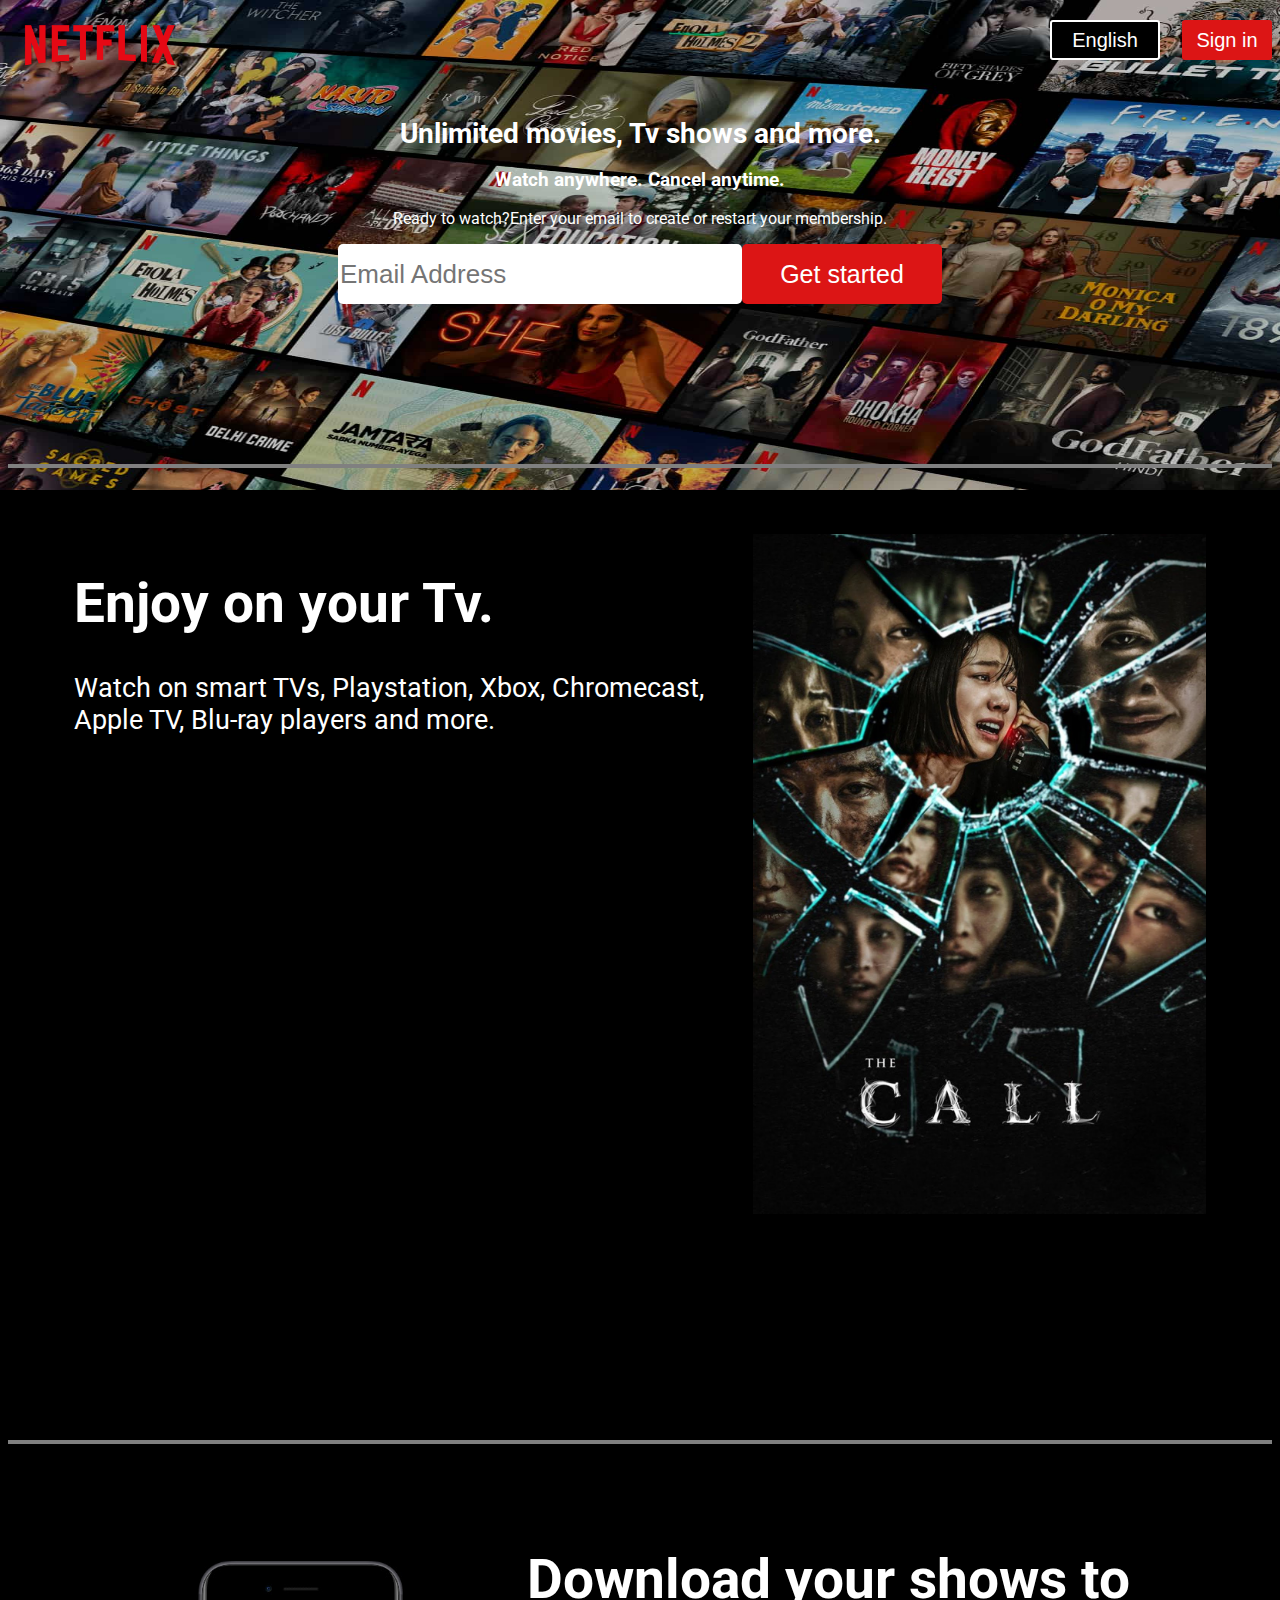
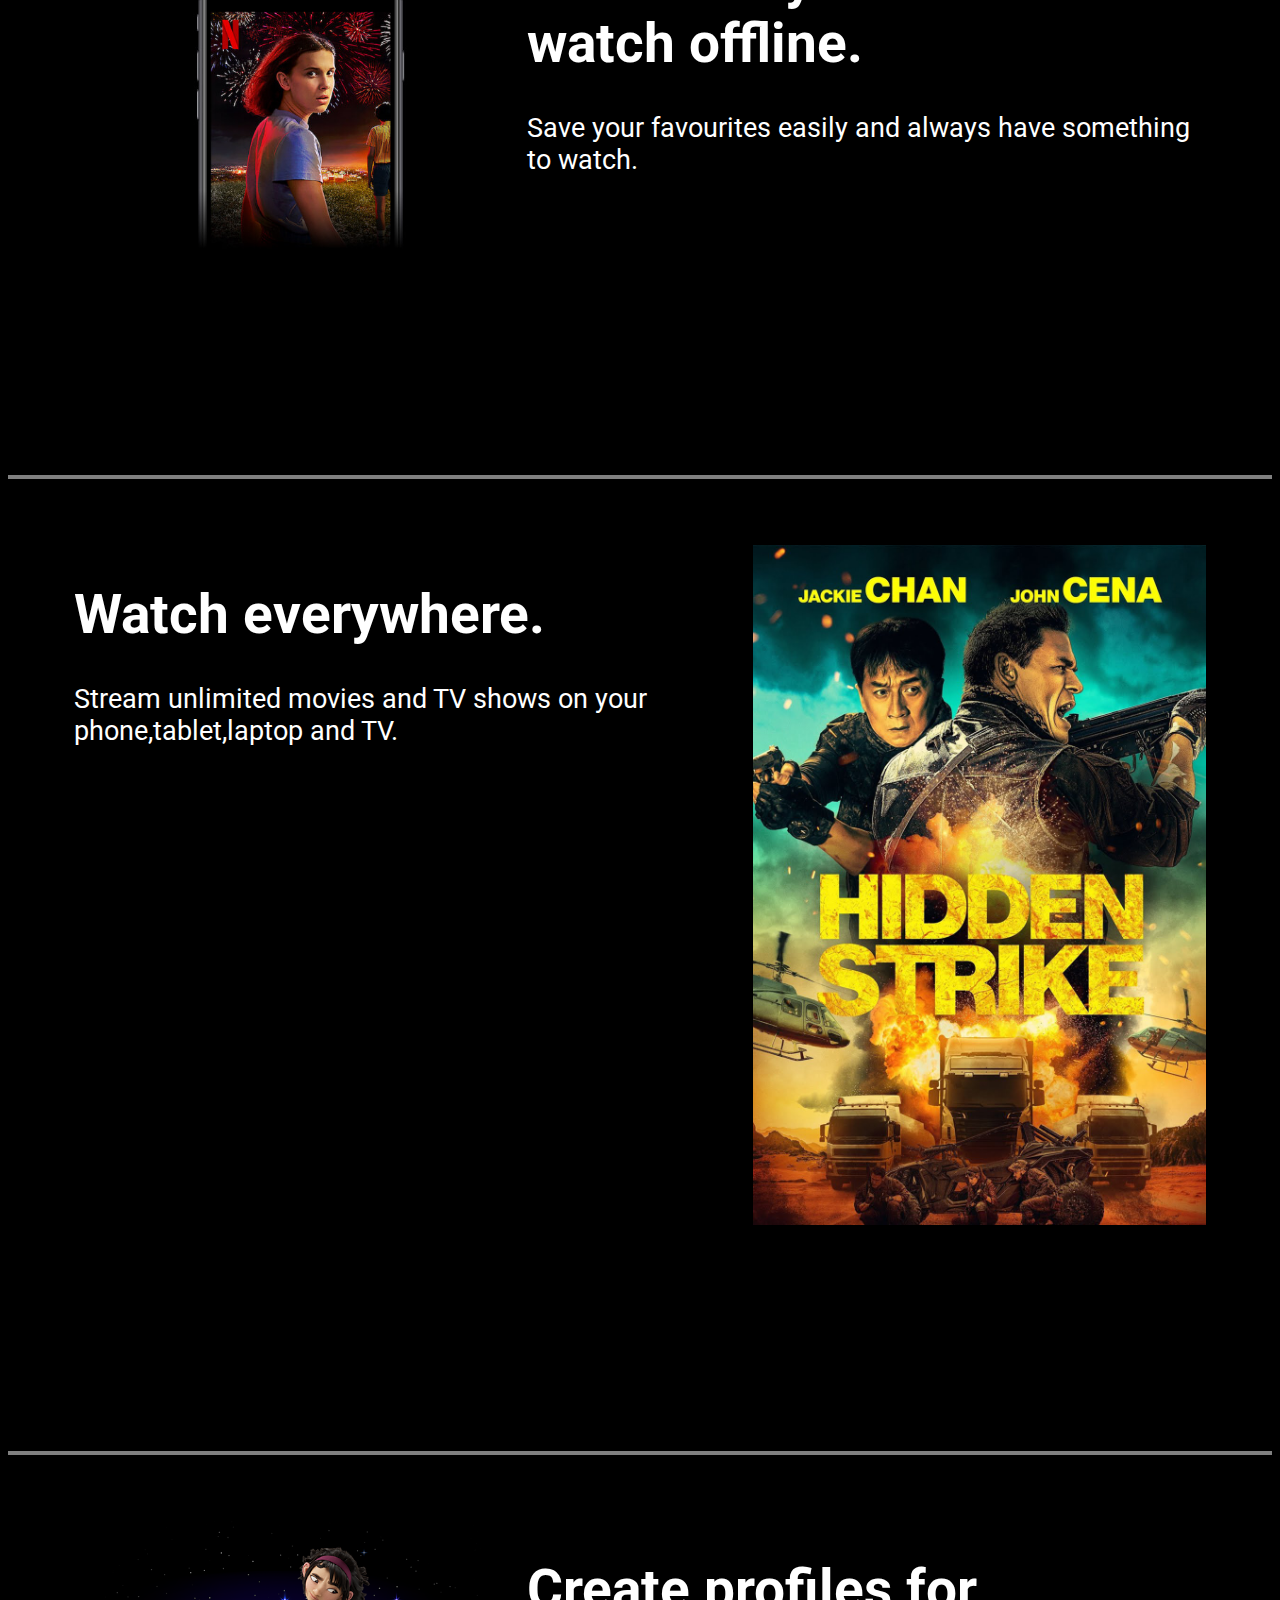
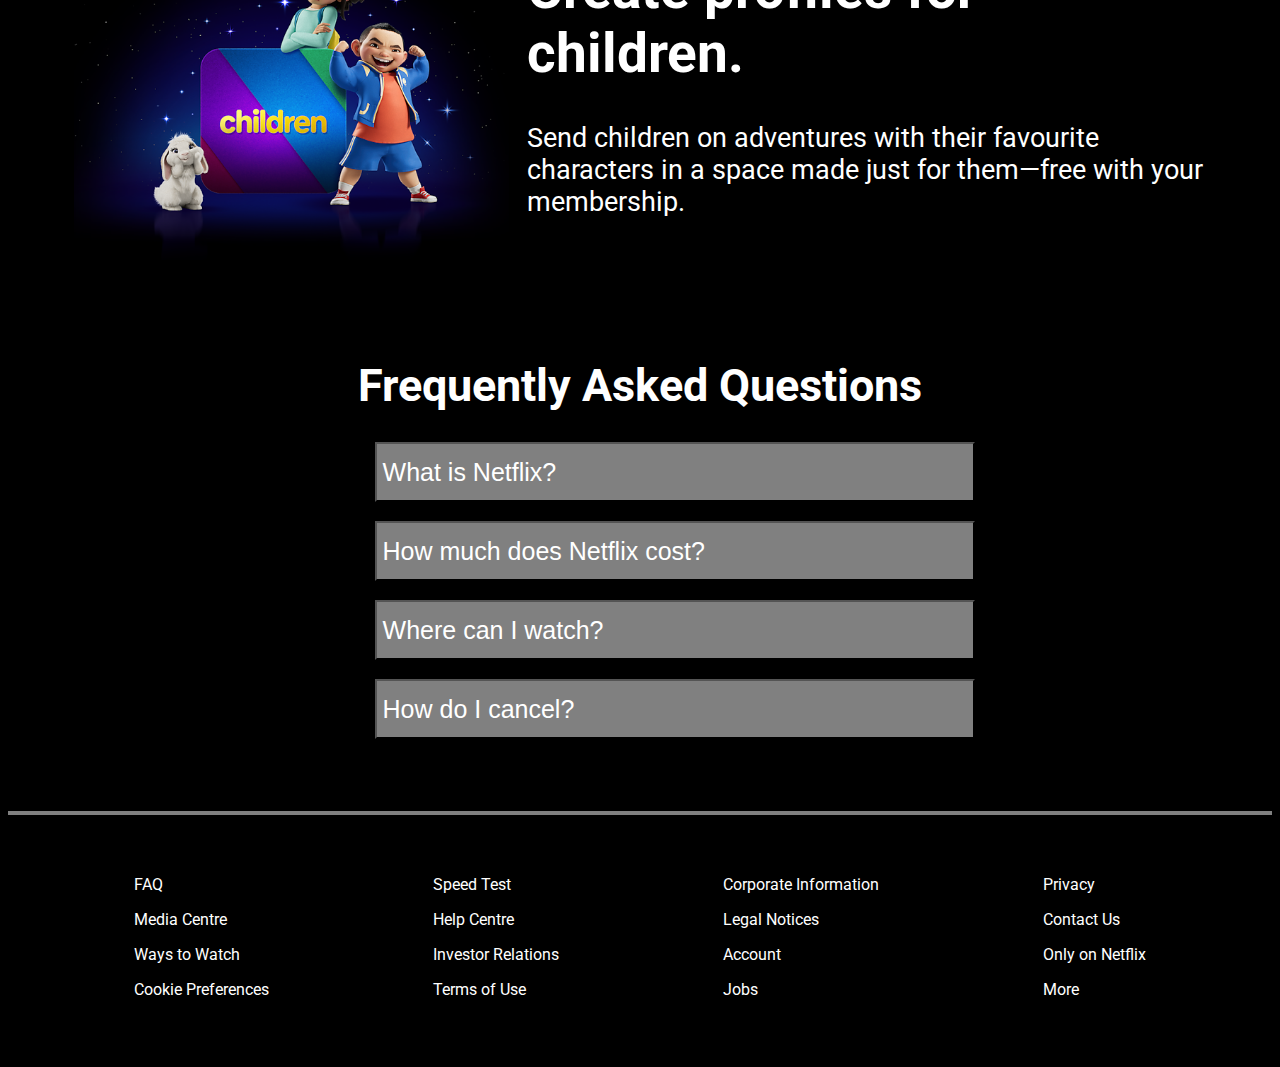
<file: netflix clone/index.html>
<!DOCTYPE html>
<html lang="en">

<head>
    <meta charset="UTF-8">
    <meta name="viewport" content="width=device-width, initial-scale=1.0">
    <title>netflix</title>
    <link rel="stylesheet" href="app.css">
    <link rel="preconnect" href="https://fonts.googleapis.com">
    <link rel="preconnect" href="https://fonts.gstatic.com" crossorigin>
    <link href="https://fonts.googleapis.com/css2?family=Roboto:ital,wght@1,300&display=swap" rel="stylesheet">
</head>

<body>
    <nav>
        <div class="img">
            <img src="./images/logo.png" alt="">
        </div>
        <div class="btn">
            <button class="eng">English</button>
            <button class="sign">Sign in</button>

        </div>
    </nav>
    <div class="main">
        <h1>Unlimited movies, Tv shows and more.</h1>
        <h3>Watch anywhere. Cancel anytime.</h3>
        <p>Ready to watch?Enter your email to create or restart your membership.</p>
        <div class="input">
            <input type="text" placeholder="Email Address">
            <button>Get started</button>
        </div>
    </div>
    <div class="first">
        <div class="text">
            <h1>Enjoy on your Tv.</h1>
            <p>Watch on smart TVs, Playstation, Xbox, Chromecast, Apple TV, Blu-ray players and more. </p>
        </div>
        <img src="./images/mov1.jpeg" alt="">
    </div>
    <div class="first">
        <img src="./images/mobile-img.jpg" alt="">
        <div class="text">
            <h1>Download your shows to watch offline.</h1>
            <p>Save your favourites easily and always have something to watch. </p>
        </div>

    </div>
    <div class="first">
        <div class="text">
            <h1>Watch everywhere.</h1>
            <p>Stream unlimited movies and TV shows on your phone,tablet,laptop and TV. </p>
        </div>
        <img src="./images/mov2.jpeg" alt="">
    </div>
    <div class="first">
        <img src="./images/child.png" alt="">
        <div class="text">
            <h1>Create profiles for children.</h1>
            <p>Send children on adventures with their favourite characters in a space made just for them—free with your
                membership. </p>
        </div>

    </div>
    <div class="btns">
        <h1>Frequently Asked Questions</h1>
        <button>What is Netflix?</button><br><br>
        <button>How much does Netflix cost?</button><br><br>
        <button>Where can I watch?</button><br><br>
        <button>How do I cancel?</button><br><br>
    </div>
    <div class="footer">
        <div class="list">
            <p>FAQ</p>
            <p>Media Centre</p>
            <p>Ways to Watch</p>
            <p>Cookie Preferences</p>

        </div>
        <div class="list">
            <p>Speed Test</p>
            <p>Help Centre</p>
            <p>Investor Relations</p>
            <p>Terms of Use</p>

        </div>
        <div class="list">
            <p>Corporate Information</p>
            <p> Legal Notices</p>
            <p>Account</p>
            <p>Jobs</p>

        </div>
        <div class="list">
            <p>Privacy</p>
            <p>Contact Us</p>
            <p>Only on Netflix</p>
            <p>More</p>
        </div>
    </div>
</body>

</html>
</file>
<file: netflix clone/app.css>
body {
    background: url(./images/background.jpg);
    background-size: 1520px 490px;
    background-repeat: no-repeat;
    background-color: black;
    color: white;
    font-family: 'Roboto', sans-serif;

}

nav {
    display: flex;
    justify-content: center;
    justify-content: space-around;
}

nav .img img {
    width: 18%;
    margin-top: -17px;

}

nav .btn {
    display: flex;
    margin-top: 12px;
}

.btn .eng {
    width: 110px;
    height: 40px;
    margin-inline: 22px;
    background-color: black;
    color: white;
    font-size: 20px;
    border: 2px solid white;
    border-radius: 3px;

}

.btn .eng:hover {
    background-color: transparent;
}

.btn .sign {
    width: 90px;
    height: 40px;
    background-color: rgb(220, 21, 21);
    color: white;
    font-size: 20px;
    border-radius: 3px;
    border: none;

}

.btn .sign:hover {
    background-color: transparent;
    border: 3px solid red;
}

/* .btn .eng{
    margin-inline: 22px;
} */
.main {
    text-align: center;
}

.main h1 {
    font-size: 60px;
}

.main h2 {
    font-size: 35px;
}

.main h1 {
    font-size: 28px;
}

.input {
    display: flex;
    justify-content: center;
}

.input input {
    width: 400px;
    height: 58px;
    border: none;
    font-size: 26px;
    border-radius: 5px;
}

.input button {
    width: 200px;
    height: 60px;
    background-color: rgb(220, 21, 21);
    color: white;
    font-size: 25px;
    border: none;
    border-radius: 5px;
}

.first {
    display: flex;
    justify-content: center;
    margin-top: 160px;
    padding: 66px;
    border-top: 4px solid gray;
}

.first h1 {
    font-size: 55px;
}

.first p {
    font-size: 27px;
}

.first img {
    width: 40%;
}

.btns h1 {
    text-align: center;
    margin-top: 33px;
    font-size: 45px;
}

.btns button {
    width: 600px;
    height: 60px;
    background-color: grey;
    color: white;
    font-size: 25px;
    margin-left: 29%;
    text-align: left;
}

.footer {
    display: flex;
    justify-content: center;
    justify-content: space-around;
    padding: 44px;
    border-top: 4px solid gray;
    margin-top: 53px;
}
</file>
